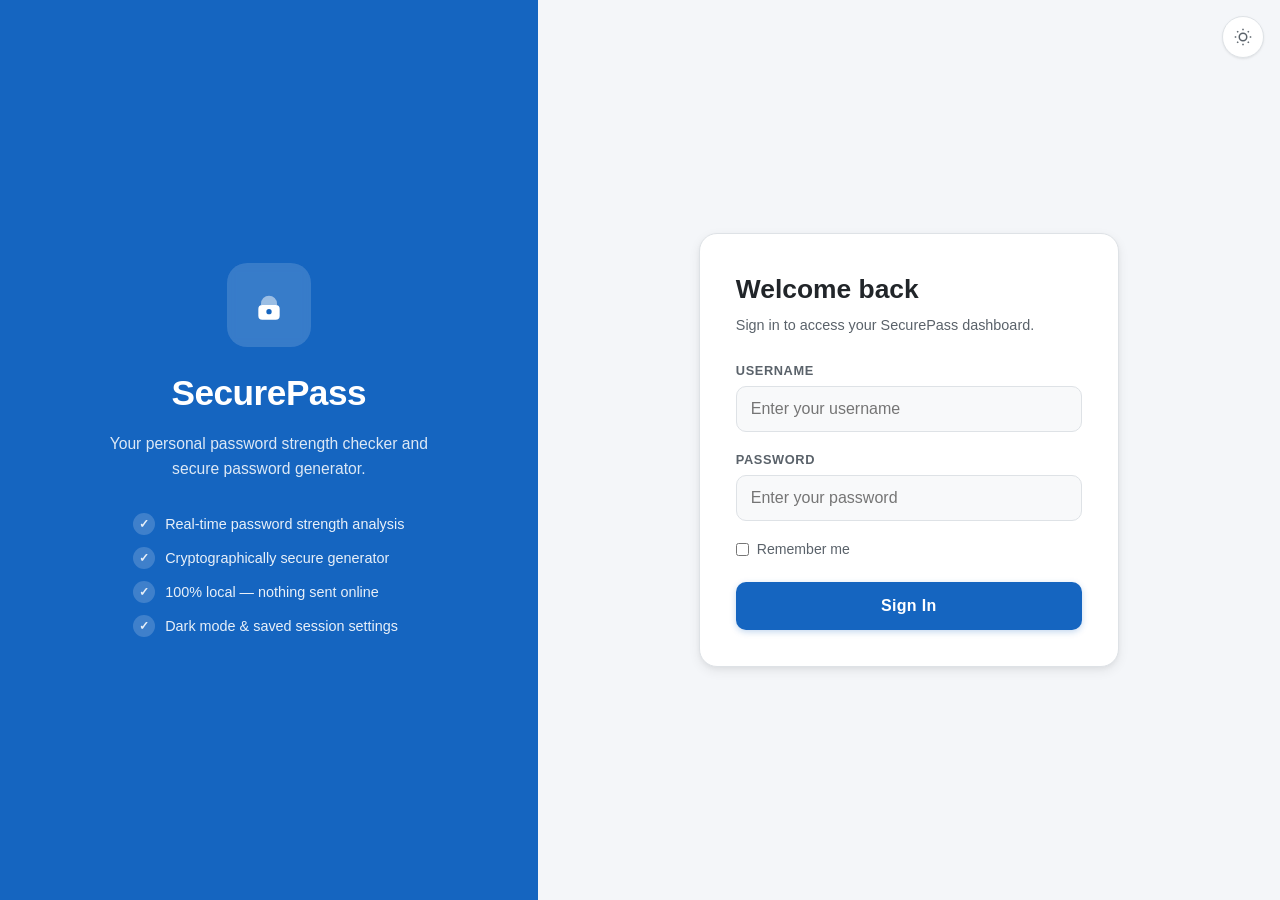
<file: index.html>
<!DOCTYPE html>
<html lang="en">
<head>
  <meta charset="UTF-8" />
  <meta name="viewport" content="width=device-width, initial-scale=1.0" />
  <meta name="description" content="Check password strength in real time. Full-width dashboard with entropy analysis and criteria inspection." />
  <title>SecurePass – Strength Checker Dashboard</title>
  <link rel="stylesheet" href="style.css" />
  <link rel="icon" type="image/svg+xml" href="favicon.svg" />
</head>
<body>

  <!-- Full-Width Navbar -->
  <header class="navbar">
    <div class="nav-container">
      <div class="nav-left">
        <button class="btn-menu" id="menuBtn" onclick="openSidebar()" aria-label="Open main menu">
          <svg viewBox="0 0 24 24" fill="none" stroke="currentColor" stroke-width="2">
            <line x1="3" y1="12" x2="21" y2="12"></line>
            <line x1="3" y1="6" x2="21" y2="6"></line>
            <line x1="3" y1="18" x2="21" y2="18"></line>
          </svg>
          <span>Main Menu</span>
        </button>

        <a href="index.html" class="brand">
          <div class="brand-icon">
            <svg viewBox="0 0 24 24" fill="none" stroke="currentColor" stroke-width="2">
              <rect x="3" y="11" width="18" height="11" rx="2" ry="2"></rect>
              <path d="M7 11V7a5 5 0 0 1 10 0v4"></path>
            </svg>
          </div>
          <span>SecurePass</span>
        </a>
      </div>

      <nav class="nav-tabs" aria-label="Main Navigation">
        <a href="index.html" class="nav-tab active">
          <svg width="16" height="16" viewBox="0 0 24 24" fill="none" stroke="currentColor" stroke-width="2">
            <path d="M12 22s8-4 8-10V5l-8-3-8 3v7c0 6 8 10 8 10z"/>
          </svg>
          <span>Checker</span>
        </a>
        <a href="generator.html" class="nav-tab">
          <svg width="16" height="16" viewBox="0 0 24 24" fill="none" stroke="currentColor" stroke-width="2">
            <circle cx="12" cy="12" r="3"/>
            <path d="M19.4 15a1.65 1.65 0 0 0 .33 1.82l.06.06a2 2 0 0 1-2.83 2.83l-.06-.06a1.65 1.65 0 0 0-1.82-.33 1.65 1.65 0 0 0-1 1.51V21a2 2 0 0 1-4 0v-.09A1.65 1.65 0 0 0 9 19.4a1.65 1.65 0 0 0-1.82.33l-.06.06a2 2 0 0 1-2.83-2.83l.06-.06A1.65 1.65 0 0 0 4.68 15a1.65 1.65 0 0 0-1.51-1H3a2 2 0 0 1 0-4h.09A1.65 1.65 0 0 0 4.6 9a1.65 1.65 0 0 0-.33-1.82l-.06-.06a2 2 0 0 1 2.83-2.83l.06.06A1.65 1.65 0 0 0 9 4.68a1.65 1.65 0 0 0 1-1.51V3a2 2 0 0 1 4 0v.09a1.65 1.65 0 0 0 1 1.51 1.65 1.65 0 0 0 1.82-.33l.06-.06a2 2 0 0 1 2.83 2.83l-.06.06A1.65 1.65 0 0 0 19.4 9a1.65 1.65 0 0 0 1.51 1H21a2 2 0 0 1 0 4h-.09a1.65 1.65 0 0 0-1.51 1z"/>
          </svg>
          <span>Generator</span>
        </a>
      </nav>

      <div class="nav-right">
        <div class="user-badge" id="topbarUserBadge" title="Signed-in user">
          <div class="user-badge-avatar" id="topbarAvatar">U</div>
          <span id="topbarUser">User</span>
        </div>

        <button class="theme-toggle-btn" id="themeToggleBtn" onclick="toggleTheme()" aria-label="Toggle light/dark theme" title="Toggle Light/Dark Mode">
          <svg id="topSun" viewBox="0 0 24 24" fill="none" stroke="currentColor" stroke-width="2">
            <circle cx="12" cy="12" r="5"></circle>
            <line x1="12" y1="1" x2="12" y2="3"></line>
            <line x1="12" y1="21" x2="12" y2="23"></line>
            <line x1="4.22" y1="4.22" x2="5.64" y2="5.64"></line>
            <line x1="18.36" y1="18.36" x2="19.78" y2="19.78"></line>
            <line x1="1" y1="12" x2="3" y2="12"></line>
            <line x1="21" y1="12" x2="23" y2="12"></line>
            <line x1="4.22" y1="19.78" x2="5.64" y2="18.36"></line>
            <line x1="18.36" y1="5.64" x2="19.78" y2="4.22"></line>
          </svg>
          <svg id="topMoon" viewBox="0 0 24 24" fill="currentColor" style="display:none">
            <path d="M21 12.79A9 9 0 1 1 11.21 3 7 7 0 0 0 21 12.79z"></path>
          </svg>
        </button>
      </div>
    </div>
  </header>

  <!-- Full-Screen Content Area -->
  <main class="app-wrapper">
    <div class="page-title-banner">
      <div>
        <h1>Password Strength Checker</h1>
        <p>Test passwords in real-time. Everything is processed locally on your device.</p>
      </div>
      <div>
        <a href="generator.html" class="btn btn-secondary">
          <svg viewBox="0 0 24 24" fill="none" stroke="currentColor" stroke-width="2">
            <polyline points="23 4 23 10 17 10"/>
            <path d="M20.49 15a9 9 0 1 1-2.12-9.36L23 10"/>
          </svg>
          Open Generator
        </a>
      </div>
    </div>

    <!-- Wide Dashboard Grid (fills wide screens) -->
    <div class="dashboard-grid">

      <!-- Left Column: Input + Meter + Analytics -->
      <section class="card">
        <div class="card-header-clean">
          <h2>
            <svg viewBox="0 0 24 24" fill="none" stroke="currentColor" stroke-width="2">
              <rect x="3" y="11" width="18" height="11" rx="2" ry="2"></rect>
              <path d="M7 11V7a5 5 0 0 1 10 0v4"></path>
            </svg>
            Enter Password to Analyze
          </h2>
        </div>

        <label class="field-label" for="password">Password Input</label>
        <div class="input-row">
          <input
            id="password"
            type="password"
            placeholder="Type or paste a password here…"
            autocomplete="new-password"
            spellcheck="false"
            aria-describedby="strengthLabel feedback"
          />
          <button class="btn-icon-square" id="toggleBtn" onclick="togglePassword()" type="button" aria-label="Show password" title="Toggle Visibility">
            <svg id="eyeOpen" viewBox="0 0 24 24" fill="none" stroke="currentColor" stroke-width="2">
              <path d="M1 12s4-8 11-8 11 8 11 8-4 8-11 8-11-8-11-8z"></path>
              <circle cx="12" cy="12" r="3"></circle>
            </svg>
            <svg id="eyeClosed" viewBox="0 0 24 24" fill="none" stroke="currentColor" stroke-width="2" style="display:none">
              <path d="M17.94 17.94A10.07 10.07 0 0 1 12 20c-7 0-11-8-11-8a18.45 18.45 0 0 1 5.06-5.94"></path>
              <path d="M9.9 4.24A9.12 9.12 0 0 1 12 4c7 0 11 8 11 8a18.5 18.5 0 0 1-2.16 3.19"></path>
              <line x1="1" y1="1" x2="23" y2="23"></line>
            </svg>
          </button>
        </div>

        <!-- Segmented Strength Meter -->
        <div class="meter-row" aria-label="Password strength meter">
          <div class="meter-segments" aria-hidden="true">
            <div class="seg" id="seg1"></div>
            <div class="seg" id="seg2"></div>
            <div class="seg" id="seg3"></div>
            <div class="seg" id="seg4"></div>
            <div class="seg" id="seg5"></div>
          </div>
          <span class="meter-label" id="strengthLabel">Not checked</span>
        </div>

        <!-- Stats Grid -->
        <div class="stats-grid">
          <div class="stat-card">
            <span class="val" id="entropyValue">—</span>
            <span class="desc">Bits of Entropy</span>
          </div>
          <div class="stat-card">
            <span class="val" id="lengthValue">—</span>
            <span class="desc">Length</span>
          </div>
          <div class="stat-card">
            <span class="val" id="crackValue">—</span>
            <span class="desc">Crack Time</span>
          </div>
        </div>

        <div class="feedback-box" id="feedbackBox" style="display:none">
          <p id="feedback"></p>
        </div>

        <div class="action-buttons">
          <button class="btn btn-primary" onclick="checkStrength(true)" type="button">
            <svg viewBox="0 0 24 24" fill="none" stroke="currentColor" stroke-width="2">
              <polyline points="20 6 9 17 4 12"></polyline>
            </svg>
            Analyze Strength
          </button>
          <button class="btn btn-secondary" onclick="clearChecker()" type="button">
            <svg viewBox="0 0 24 24" fill="none" stroke="currentColor" stroke-width="2">
              <line x1="18" y1="6" x2="6" y2="18"></line>
              <line x1="6" y1="6" x2="18" y2="18"></line>
            </svg>
            Clear Input
          </button>
        </div>
      </section>

      <!-- Right Column: Criteria Checklist & Security Tips -->
      <section class="card">
        <div class="card-header-clean">
          <h2>
            <svg viewBox="0 0 24 24" fill="none" stroke="currentColor" stroke-width="2">
              <polyline points="9 11 12 14 22 4"></polyline>
              <path d="M21 12v7a2 2 0 0 1-2 2H5a2 2 0 0 1-2-2V5a2 2 0 0 1 2-2h11"></path>
            </svg>
            Security Checklist
          </h2>
        </div>

        <ul class="checklist" id="criteriaList" aria-label="Criteria Checklist">
          <li class="check-item" id="crit-len8">
            <span class="check-circle"></span>
            <span>At least <strong>8 characters</strong></span>
          </li>
          <li class="check-item" id="crit-len12">
            <span class="check-circle"></span>
            <span>At least <strong>12 characters</strong> (recommended)</span>
          </li>
          <li class="check-item" id="crit-upper">
            <span class="check-circle"></span>
            <span>Uppercase letters (A–Z)</span>
          </li>
          <li class="check-item" id="crit-lower">
            <span class="check-circle"></span>
            <span>Lowercase letters (a–z)</span>
          </li>
          <li class="check-item" id="crit-digit">
            <span class="check-circle"></span>
            <span>Numbers (0–9)</span>
          </li>
          <li class="check-item" id="crit-symbol">
            <span class="check-circle"></span>
            <span>Special symbols (!@#$%^&amp;*)</span>
          </li>
        </ul>

        <div style="margin-top: 24px; padding-top: 18px; border-top: 1px solid var(--border-subtle);">
          <span class="field-label">Password Hygiene Tip</span>
          <p style="font-size:0.88rem; color:var(--text-muted); line-height: 1.6;">
            Never reuse passwords across financial, email, or social accounts. Even complex passwords become compromised if exposed in third-party data breaches.
          </p>
        </div>
      </section>

    </div>
  </main>

  <!-- Slide-out Drawer: Main Menu (Settings & Activity Logs) -->
  <div class="drawer-overlay" id="overlay" onclick="closeSidebar()"></div>

  <aside class="drawer-sidebar" id="sidebar" aria-label="Main Menu Drawer">
    <div class="drawer-header">
      <div class="drawer-title">
        <svg width="20" height="20" viewBox="0 0 24 24" fill="none" stroke="currentColor" stroke-width="2">
          <rect x="3" y="3" width="7" height="7"></rect>
          <rect x="14" y="3" width="7" height="7"></rect>
          <rect x="14" y="14" width="7" height="7"></rect>
          <rect x="3" y="14" width="7" height="7"></rect>
        </svg>
        <span>Main Menu</span>
      </div>
      <button class="btn-close-drawer" onclick="closeSidebar()" aria-label="Close menu">
        <svg viewBox="0 0 24 24" fill="none" stroke="currentColor" stroke-width="2">
          <line x1="18" y1="6" x2="6" y2="18"></line>
          <line x1="6" y1="6" x2="18" y2="18"></line>
        </svg>
      </button>
    </div>

    <div class="drawer-body">
      <!-- Profile -->
      <div>
        <div class="drawer-section-title">Current Session</div>
        <div class="profile-card">
          <div class="profile-avatar" id="sidebarAvatar">U</div>
          <div class="profile-info">
            <strong id="sidebarUser">Administrator</strong>
            <span id="sidebarLoginTime">Active session</span>
          </div>
        </div>
      </div>

      <!-- Settings -->
      <div>
        <div class="drawer-section-title">Settings &amp; Preferences</div>

        <div class="setting-row">
          <div class="setting-text">
            <strong>Dark Mode</strong>
            <span>Switch appearance theme</span>
          </div>
          <label class="switch">
            <input type="checkbox" id="themeSwitch" aria-label="Toggle dark mode">
            <span class="slider-toggle"></span>
          </label>
        </div>

        <div class="setting-row">
          <div class="setting-text">
            <strong>Auto Analyze</strong>
            <span>Check strength on keypress</span>
          </div>
          <label class="switch">
            <input type="checkbox" id="autoCheckSwitch" checked aria-label="Toggle auto check">
            <span class="slider-toggle"></span>
          </label>
        </div>
      </div>

      <!-- Logs -->
      <div>
        <div style="display:flex; justify-content:space-between; align-items:center; margin-bottom:10px;">
          <div class="drawer-section-title" style="margin-bottom:0;">Activity Logs</div>
          <button class="btn" style="padding:4px 8px; font-size:0.75rem;" onclick="clearLogs()">Clear</button>
        </div>
        <ul class="log-list" id="activityLog">
          <li class="log-empty">No activity recorded yet.</li>
        </ul>
      </div>
    </div>

    <div class="drawer-footer">
      <button class="btn-logout" onclick="logout()">
        <svg viewBox="0 0 24 24" fill="none" stroke="currentColor" stroke-width="2">
          <path d="M9 21H5a2 2 0 0 1-2-2V5a2 2 0 0 1 2-2h4"></path>
          <polyline points="16 17 21 12 16 7"></polyline>
          <line x1="21" y1="12" x2="9" y2="12"></line>
        </svg>
        <span>Sign Out</span>
      </button>
    </div>
  </aside>

  <!-- Notification Toast -->
  <div class="toast" id="toast" role="alert" aria-live="assertive" aria-atomic="true"></div>

  <script src="app.js"></script>
  <script src="checker.js"></script>
</body>
</html>
</file>
<file: style.css>
/* ===================================================
   SecurePass – Fully Responsive Web Application Stylesheet
   Adaptive design across mobile, tablet, laptop & desktop.
   Fluid sizing, auto-adjusting grid, touch optimization.
   Smooth transitions & interactive animations on all buttons,
   menus, drawer pop-ups and links.
   =================================================== */

/* ---------- Reset & Base ---------- */
*, *::before, *::after {
  box-sizing: border-box;
  margin: 0;
  padding: 0;
}

html {
  font-size: 16px;
  -webkit-text-size-adjust: 100%;
  scroll-behavior: smooth;
}

body {
  width: 100%;
  min-height: 100vh;
  min-height: 100dvh;
  font-family: var(--font);
  background: var(--bg);
  color: var(--text);
  line-height: 1.5;
  display: flex;
  flex-direction: column;
  overflow-x: hidden;
  transition: background-color 0.3s cubic-bezier(0.4, 0, 0.2, 1),
              color 0.3s cubic-bezier(0.4, 0, 0.2, 1);
}

/* ---------- Color Themes ---------- */
:root {
  /* Natural Human Light Palette */
  --bg: #F4F6F9;
  --bg-alt: #E9ECEF;
  --surface: #FFFFFF;
  --surface-alt: #F8F9FA;
  --border: #DEE2E6;
  --border-subtle: #ECEFF1;

  --text: #212529;
  --text-muted: #5A626A;
  --text-light: #8A929A;

  --blue: #1565C0;
  --blue-hover: #0D47A1;
  --blue-subtle: #E3F2FD;
  --blue-border: #BBDEFB;

  --green: #2E7D32;
  --green-hover: #1B5E20;
  --green-subtle: #E8F5E9;
  --green-border: #C8E6C9;

  --red: #C62828;
  --red-hover: #B71C1C;
  --red-subtle: #FFEBEE;
  --red-border: #FFCDD2;

  --amber: #E65100;
  --amber-subtle: #FFF3E0;
  --amber-border: #FFE0B2;

  --yellow: #FBC02D;

  --radius-sm: 6px;
  --radius-md: 10px;
  --radius-lg: 14px;
  --radius-xl: 18px;

  --shadow-sm: 0 1px 3px rgba(0,0,0,0.06), 0 1px 2px rgba(0,0,0,0.04);
  --shadow-md: 0 4px 12px rgba(0,0,0,0.07), 0 2px 4px rgba(0,0,0,0.04);
  --shadow-lg: 0 10px 28px rgba(0,0,0,0.1);

  /* Easing curves */
  --ease-spring: cubic-bezier(0.34, 1.56, 0.64, 1);
  --ease-smooth: cubic-bezier(0.4, 0, 0.2, 1);
  --ease-out: cubic-bezier(0.16, 1, 0.3, 1);

  --font: -apple-system, BlinkMacSystemFont, "Segoe UI", Roboto, Oxygen, Ubuntu, Cantarell, "Helvetica Neue", sans-serif;
  --mono: "SF Mono", Consolas, "Liberation Mono", Menlo, Courier, monospace;
}

[data-theme="dark"] {
  /* Natural Human Dark Palette - Slate/Charcoal */
  --bg: #12151B;
  --bg-alt: #1A1F28;
  --surface: #1E232E;
  --surface-alt: #262D3B;
  --border: #313A49;
  --border-subtle: #28303D;

  --text: #EAEFF5;
  --text-muted: #9DA7B5;
  --text-light: #6C7685;

  --blue: #2979FF;
  --blue-hover: #448AFF;
  --blue-subtle: #1C273C;
  --blue-border: #2A3B57;

  --green: #43A047;
  --green-hover: #4CAF50;
  --green-subtle: #1A2E20;
  --green-border: #24472D;

  --red: #E53935;
  --red-hover: #EF5350;
  --red-subtle: #361C1F;
  --red-border: #4D262B;

  --amber: #FB8C00;
  --amber-subtle: #382412;
  --amber-border: #4E341B;

  --yellow: #FDD835;

  --shadow-sm: 0 1px 3px rgba(0,0,0,0.25);
  --shadow-md: 0 4px 14px rgba(0,0,0,0.35);
  --shadow-lg: 0 10px 30px rgba(0,0,0,0.45);
}

/* ---------- Responsive Adaptive Navigation Bar ---------- */
.navbar {
  width: 100%;
  background: var(--surface);
  border-bottom: 1px solid var(--border);
  position: sticky;
  top: 0;
  z-index: 100;
  box-shadow: var(--shadow-sm);
  transition: background-color 0.3s var(--ease-smooth),
              border-color 0.3s var(--ease-smooth),
              box-shadow 0.3s var(--ease-smooth);
}

.nav-container {
  width: 100%;
  max-width: 1540px;
  margin: 0 auto;
  padding: 0 clamp(12px, 3vw, 28px);
  min-height: 60px;
  display: flex;
  align-items: center;
  justify-content: space-between;
  gap: 12px;
}

.nav-left {
  display: flex;
  align-items: center;
  gap: clamp(8px, 1.5vw, 16px);
  flex-shrink: 0;
}

/* Main Menu Button (Pop-up Drawer Trigger) */
.btn-menu {
  display: inline-flex;
  align-items: center;
  gap: 8px;
  padding: 8px 14px;
  min-height: 40px;
  background: var(--surface-alt);
  border: 1.5px solid var(--border);
  border-radius: var(--radius-md);
  color: var(--text);
  font-size: 0.88rem;
  font-weight: 600;
  cursor: pointer;
  user-select: none;
  transition: background-color 0.22s var(--ease-smooth),
              border-color 0.22s var(--ease-smooth),
              color 0.22s var(--ease-smooth),
              transform 0.2s var(--ease-spring),
              box-shadow 0.22s var(--ease-smooth);
}
.btn-menu:hover {
  background: var(--blue-subtle);
  border-color: var(--blue-border);
  color: var(--blue);
  transform: translateY(-1.5px);
  box-shadow: 0 3px 8px rgba(21, 101, 192, 0.15);
}
.btn-menu:active {
  transform: translateY(0) scale(0.96);
  box-shadow: none;
}
.btn-menu svg {
  width: 18px;
  height: 18px;
  flex-shrink: 0;
  transition: transform 0.25s var(--ease-spring);
}
.btn-menu:hover svg {
  transform: rotate(90deg);
}

.brand {
  display: flex;
  align-items: center;
  gap: 8px;
  text-decoration: none;
  color: var(--text);
  font-weight: 800;
  font-size: clamp(1rem, 2vw, 1.15rem);
  letter-spacing: -0.3px;
  transition: opacity 0.2s var(--ease-smooth), transform 0.2s var(--ease-spring);
}
.brand:hover {
  opacity: 0.92;
  transform: scale(1.02);
}
.brand:active {
  transform: scale(0.98);
}
.brand-icon {
  width: 32px;
  height: 32px;
  display: flex;
  align-items: center;
  justify-content: center;
  border-radius: 8px;
  background: var(--blue);
  color: #fff;
  flex-shrink: 0;
  transition: transform 0.25s var(--ease-spring), box-shadow 0.25s var(--ease-smooth);
}
.brand:hover .brand-icon {
  transform: rotate(-6deg) scale(1.06);
  box-shadow: 0 4px 10px rgba(21, 101, 192, 0.3);
}
.brand-icon svg { width: 18px; height: 18px; stroke: #fff; }

/* Page Switch Tabs (Checker & Generator) */
.nav-tabs {
  display: flex;
  align-items: center;
  gap: 4px;
  background: var(--surface-alt);
  padding: 4px;
  border-radius: var(--radius-md);
  border: 1px solid var(--border);
  flex-shrink: 0;
  transition: background-color 0.25s var(--ease-smooth), border-color 0.25s var(--ease-smooth);
}

.nav-tab {
  display: inline-flex;
  align-items: center;
  gap: 6px;
  padding: 6px 14px;
  min-height: 34px;
  font-size: 0.86rem;
  font-weight: 600;
  text-decoration: none;
  color: var(--text-muted);
  border-radius: var(--radius-sm);
  white-space: nowrap;
  transition: background-color 0.22s var(--ease-smooth),
              color 0.22s var(--ease-smooth),
              transform 0.2s var(--ease-spring),
              box-shadow 0.22s var(--ease-smooth);
}
.nav-tab:hover {
  color: var(--text);
  background: rgba(0, 0, 0, 0.04);
  transform: translateY(-1px);
}
[data-theme="dark"] .nav-tab:hover {
  background: rgba(255, 255, 255, 0.06);
}
.nav-tab:active {
  transform: scale(0.96);
}
.nav-tab.active {
  background: var(--surface);
  color: var(--blue);
  box-shadow: var(--shadow-sm);
  transform: none;
}
.nav-tab svg {
  transition: transform 0.2s var(--ease-spring);
}
.nav-tab:hover svg {
  transform: scale(1.15);
}

.nav-right {
  display: flex;
  align-items: center;
  gap: clamp(6px, 1.5vw, 12px);
  flex-shrink: 0;
}

.user-badge {
  display: inline-flex;
  align-items: center;
  gap: 8px;
  padding: 5px 12px;
  min-height: 38px;
  background: var(--surface-alt);
  border: 1px solid var(--border);
  border-radius: var(--radius-md);
  font-size: 0.84rem;
  font-weight: 600;
  color: var(--text);
  white-space: nowrap;
  transition: all 0.2s var(--ease-smooth);
}
.user-badge:hover {
  border-color: var(--blue-border);
  box-shadow: 0 2px 6px rgba(0,0,0,0.04);
}
.user-badge-avatar {
  width: 24px;
  height: 24px;
  border-radius: 50%;
  background: var(--blue);
  color: #fff;
  display: flex;
  align-items: center;
  justify-content: center;
  font-size: 0.72rem;
  font-weight: 700;
  text-transform: uppercase;
  flex-shrink: 0;
  transition: transform 0.2s var(--ease-spring);
}
.user-badge:hover .user-badge-avatar {
  transform: scale(1.12);
}

/* Light / Dark Mode Toggle Button */
.theme-toggle-btn {
  width: 40px;
  height: 40px;
  display: flex;
  align-items: center;
  justify-content: center;
  border-radius: var(--radius-md);
  background: var(--surface-alt);
  border: 1.5px solid var(--border);
  color: var(--text-muted);
  cursor: pointer;
  flex-shrink: 0;
  transition: background-color 0.25s var(--ease-smooth),
              border-color 0.25s var(--ease-smooth),
              color 0.25s var(--ease-smooth),
              transform 0.28s var(--ease-spring),
              box-shadow 0.25s var(--ease-smooth);
}
.theme-toggle-btn:hover {
  background: var(--blue-subtle);
  border-color: var(--blue-border);
  color: var(--blue);
  transform: rotate(20deg) scale(1.08);
  box-shadow: 0 3px 8px rgba(21, 101, 192, 0.18);
}
.theme-toggle-btn:active {
  transform: rotate(-15deg) scale(0.92);
}
.theme-toggle-btn svg {
  width: 18px;
  height: 18px;
  transition: transform 0.3s var(--ease-spring);
}

/* ---------- Fluid Responsive Layout Wrapper ---------- */
.app-wrapper {
  width: 100%;
  max-width: 1540px;
  margin: 0 auto;
  padding: clamp(16px, 3vw, 28px) clamp(12px, 3vw, 28px) clamp(28px, 5vw, 56px);
  flex: 1;
  animation: fadeIn 0.35s var(--ease-smooth);
}

@keyframes fadeIn {
  from { opacity: 0; transform: translateY(6px); }
  to { opacity: 1; transform: translateY(0); }
}

.page-title-banner {
  margin-bottom: clamp(16px, 2.5vw, 24px);
  display: flex;
  align-items: center;
  justify-content: space-between;
  flex-wrap: wrap;
  gap: 12px;
}
.page-title-banner h1 {
  font-size: clamp(1.35rem, 3vw, 1.75rem);
  font-weight: 800;
  color: var(--text);
  letter-spacing: -0.4px;
  line-height: 1.25;
}
.page-title-banner p {
  color: var(--text-muted);
  font-size: clamp(0.85rem, 1.5vw, 0.95rem);
  margin-top: 4px;
}

/* Fluid Auto-Adapting Grids */
.dashboard-grid {
  display: grid;
  grid-template-columns: minmax(0, 1.35fr) minmax(0, 1fr);
  gap: clamp(16px, 2vw, 24px);
  align-items: start;
}

.generator-grid {
  display: grid;
  grid-template-columns: minmax(0, 1fr) minmax(0, 1.25fr);
  gap: clamp(16px, 2vw, 24px);
  align-items: start;
}

.card {
  background: var(--surface);
  border: 1px solid var(--border);
  border-radius: var(--radius-xl);
  padding: clamp(18px, 2.5vw, 28px);
  box-shadow: var(--shadow-sm);
  transition: background-color 0.3s var(--ease-smooth),
              border-color 0.3s var(--ease-smooth),
              box-shadow 0.3s var(--ease-smooth),
              transform 0.3s var(--ease-smooth);
  min-width: 0;
}
.card:hover {
  box-shadow: var(--shadow-md);
}

.card-header-clean {
  display: flex;
  align-items: center;
  justify-content: space-between;
  gap: 12px;
  margin-bottom: clamp(14px, 2vw, 20px);
  padding-bottom: 12px;
  border-bottom: 1px solid var(--border-subtle);
  flex-wrap: wrap;
}
.card-header-clean h2 {
  font-size: clamp(0.95rem, 1.8vw, 1.08rem);
  font-weight: 700;
  color: var(--text);
  display: flex;
  align-items: center;
  gap: 8px;
}
.card-header-clean h2 svg {
  width: 18px;
  height: 18px;
  stroke: var(--blue);
  flex-shrink: 0;
  transition: transform 0.25s var(--ease-spring);
}
.card:hover .card-header-clean h2 svg {
  transform: rotate(-8deg) scale(1.12);
}

/* ---------- Inputs & Groups ---------- */
.field-label {
  display: block;
  font-size: 0.78rem;
  font-weight: 700;
  color: var(--text-muted);
  text-transform: uppercase;
  letter-spacing: 0.6px;
  margin-bottom: 8px;
}

.input-row {
  display: flex;
  gap: 10px;
  align-items: stretch;
}

input[type="password"],
input[type="text"] {
  width: 100%;
  flex: 1;
  min-width: 0;
  padding: 12px 14px;
  min-height: 46px;
  border: 1.5px solid var(--border);
  border-radius: var(--radius-md);
  font-size: 1rem;
  font-family: var(--font);
  background: var(--surface-alt);
  color: var(--text);
  outline: none;
  transition: border-color 0.22s var(--ease-smooth),
              box-shadow 0.22s var(--ease-smooth),
              background-color 0.22s var(--ease-smooth);
}
input[type="password"]:focus,
input[type="text"]:focus {
  border-color: var(--blue);
  background: var(--surface);
  box-shadow: 0 0 0 3px var(--blue-subtle);
}

input[readonly] {
  font-family: var(--mono);
  font-size: 0.95rem;
  cursor: default;
}

/* Action Icon Buttons (Visibility Eye, Copy, Delete) */
.btn-icon-square {
  width: 48px;
  height: 48px;
  flex-shrink: 0;
  background: var(--surface-alt);
  border: 1.5px solid var(--border);
  border-radius: var(--radius-md);
  color: var(--text-muted);
  cursor: pointer;
  display: flex;
  align-items: center;
  justify-content: center;
  transition: background-color 0.22s var(--ease-smooth),
              border-color 0.22s var(--ease-smooth),
              color 0.22s var(--ease-smooth),
              transform 0.22s var(--ease-spring),
              box-shadow 0.22s var(--ease-smooth);
}
.btn-icon-square:hover {
  background: var(--blue-subtle);
  border-color: var(--blue-border);
  color: var(--blue);
  transform: translateY(-2px);
  box-shadow: 0 3px 8px rgba(21, 101, 192, 0.15);
}
.btn-icon-square:active {
  transform: translateY(0) scale(0.93);
  box-shadow: none;
}
.btn-icon-square svg {
  width: 18px;
  height: 18px;
  transition: transform 0.2s var(--ease-spring);
}
.btn-icon-square:hover svg {
  transform: scale(1.15);
}

/* ---------- Segmented Strength Meter ---------- */
.meter-row {
  display: flex;
  align-items: center;
  gap: 12px;
  margin: 16px 0 12px;
  flex-wrap: wrap;
}
.meter-segments {
  display: flex;
  gap: 6px;
  flex: 1;
  min-width: 160px;
}
.seg {
  flex: 1;
  height: 8px;
  border-radius: 4px;
  background: var(--border);
  transition: background-color 0.35s var(--ease-smooth), transform 0.2s var(--ease-smooth);
}
.meter-label {
  font-size: 0.85rem;
  font-weight: 700;
  min-width: 80px;
  text-align: right;
  color: var(--text-muted);
  transition: color 0.3s var(--ease-smooth);
}

/* ---------- Stat Cards Grid ---------- */
.stats-grid {
  display: grid;
  grid-template-columns: repeat(3, minmax(0, 1fr));
  gap: clamp(8px, 1.5vw, 12px);
  margin: 18px 0;
}
.stat-card {
  background: var(--surface-alt);
  border: 1px solid var(--border);
  border-radius: var(--radius-md);
  padding: clamp(10px, 1.5vw, 14px) clamp(8px, 1vw, 12px);
  text-align: center;
  display: flex;
  flex-direction: column;
  gap: 4px;
  min-width: 0;
  transition: transform 0.22s var(--ease-spring),
              border-color 0.22s var(--ease-smooth),
              box-shadow 0.22s var(--ease-smooth);
}
.stat-card:hover {
  transform: translateY(-2px);
  border-color: var(--blue-border);
  box-shadow: var(--shadow-sm);
}
.stat-card .val {
  font-size: clamp(1.1rem, 2vw, 1.35rem);
  font-weight: 800;
  color: var(--blue);
  line-height: 1.1;
  overflow: hidden;
  text-overflow: ellipsis;
  white-space: nowrap;
}
.stat-card .desc {
  font-size: 0.72rem;
  text-transform: uppercase;
  color: var(--text-light);
  letter-spacing: 0.5px;
  font-weight: 600;
}

/* ---------- Checklist ---------- */
.checklist {
  list-style: none;
  display: flex;
  flex-direction: column;
  gap: 10px;
}
.check-item {
  display: flex;
  align-items: center;
  gap: 12px;
  font-size: clamp(0.85rem, 1.5vw, 0.92rem);
  color: var(--text-muted);
  transition: color 0.25s var(--ease-smooth), transform 0.2s var(--ease-smooth);
}
.check-circle {
  width: 22px;
  height: 22px;
  border-radius: 50%;
  border: 2px solid var(--border);
  flex-shrink: 0;
  display: flex;
  align-items: center;
  justify-content: center;
  background: var(--surface);
  transition: background-color 0.28s var(--ease-smooth),
              border-color 0.28s var(--ease-smooth),
              transform 0.25s var(--ease-spring);
}
.check-item.pass { color: var(--green); }
.check-item.pass .check-circle {
  background: var(--green);
  border-color: var(--green);
  transform: scale(1.08);
}
.check-item.pass .check-circle::after {
  content: '';
  width: 5px;
  height: 9px;
  border: 2px solid #fff;
  border-top: none;
  border-left: none;
  transform: rotate(45deg) translateY(-1px);
  animation: checkPop 0.25s var(--ease-spring);
}
@keyframes checkPop {
  0% { transform: scale(0) rotate(45deg); opacity: 0; }
  100% { transform: scale(1) rotate(45deg); opacity: 1; }
}
.check-item.fail { color: var(--red); }
.check-item.fail .check-circle {
  background: var(--red);
  border-color: var(--red);
  transform: scale(1.04);
}
.check-item.fail .check-circle::after {
  content: '✕';
  color: #fff;
  font-size: 11px;
  font-weight: 800;
  animation: checkPop 0.25s var(--ease-spring);
}

/* Feedback box */
.feedback-box {
  background: var(--amber-subtle);
  border: 1px solid var(--amber-border);
  border-left: 4px solid var(--amber);
  color: var(--amber);
  border-radius: var(--radius-md);
  padding: 12px 16px;
  margin-top: 18px;
  font-size: 0.88rem;
  line-height: 1.5;
  transition: all 0.3s var(--ease-smooth);
}
.feedback-box.good {
  background: var(--green-subtle);
  border-color: var(--green-border);
  border-left-color: var(--green);
  color: var(--green);
}

/* ===================================================
   SMOOTH TASK BUTTONS & PAGE NAVIGATION ACTIONS
   =================================================== */
.action-buttons {
  display: flex;
  gap: 10px;
  flex-wrap: wrap;
  margin-top: 20px;
}

.btn {
  display: inline-flex;
  align-items: center;
  justify-content: center;
  gap: 8px;
  padding: 11px 20px;
  min-height: 44px; /* Optimal touch target */
  border-radius: var(--radius-md);
  font-size: 0.9rem;
  font-weight: 600;
  font-family: var(--font);
  border: 1.5px solid transparent;
  cursor: pointer;
  text-decoration: none;
  white-space: nowrap;
  user-select: none;
  position: relative;
  overflow: hidden;
  transition: background-color 0.24s var(--ease-smooth),
              border-color 0.24s var(--ease-smooth),
              color 0.24s var(--ease-smooth),
              transform 0.22s var(--ease-spring),
              box-shadow 0.24s var(--ease-smooth);
}
.btn:active {
  transform: translateY(1px) scale(0.97);
  box-shadow: none !important;
}
.btn svg {
  width: 16px;
  height: 16px;
  flex-shrink: 0;
  transition: transform 0.22s var(--ease-spring);
}
.btn:hover svg {
  transform: scale(1.18);
}

/* Primary Action Button (Analyze, Generate, etc.) */
.btn-primary {
  background: var(--blue);
  color: #fff;
  border-color: var(--blue);
  box-shadow: 0 2px 6px rgba(21, 101, 192, 0.2);
}
.btn-primary:hover {
  background: var(--blue-hover);
  border-color: var(--blue-hover);
  transform: translateY(-2px);
  box-shadow: 0 6px 16px rgba(21, 101, 192, 0.35);
}

/* Green Action Button */
.btn-green {
  background: var(--green);
  color: #fff;
  border-color: var(--green);
  box-shadow: 0 2px 6px rgba(46, 125, 50, 0.2);
}
.btn-green:hover {
  background: var(--green-hover);
  border-color: var(--green-hover);
  transform: translateY(-2px);
  box-shadow: 0 6px 16px rgba(46, 125, 50, 0.35);
}

/* Secondary / Page-Opening Button */
.btn-secondary {
  background: var(--surface-alt);
  border-color: var(--border);
  color: var(--text);
  box-shadow: 0 1px 3px rgba(0,0,0,0.04);
}
.btn-secondary:hover {
  background: var(--surface);
  border-color: var(--blue-border);
  color: var(--blue);
  transform: translateY(-2px);
  box-shadow: 0 4px 12px rgba(0,0,0,0.08);
}

/* ---------- Generator Specific Styles ---------- */
.slider-control {
  margin-bottom: 20px;
}
.slider-header {
  display: flex;
  justify-content: space-between;
  align-items: center;
  margin-bottom: 10px;
}
.len-value-badge {
  background: var(--blue);
  color: #fff;
  font-weight: 700;
  font-size: 0.85rem;
  padding: 2px 10px;
  border-radius: 20px;
  transition: transform 0.2s var(--ease-spring), background-color 0.2s var(--ease-smooth);
}
.range-slider {
  width: 100%;
  -webkit-appearance: none;
  appearance: none;
  height: 8px;
  border-radius: 4px;
  background: var(--border);
  outline: none;
  cursor: pointer;
  transition: background 0.25s var(--ease-smooth);
}
.range-slider::-webkit-slider-thumb {
  -webkit-appearance: none;
  width: 24px;
  height: 24px;
  border-radius: 50%;
  background: var(--blue);
  border: 3px solid var(--surface);
  box-shadow: 0 0 0 2px var(--blue);
  cursor: pointer;
  transition: transform 0.22s var(--ease-spring), box-shadow 0.22s var(--ease-smooth);
}
.range-slider::-webkit-slider-thumb:hover {
  transform: scale(1.22);
  box-shadow: 0 0 0 4px var(--blue-subtle);
}
.range-slider::-moz-range-thumb {
  width: 24px;
  height: 24px;
  border-radius: 50%;
  background: var(--blue);
  border: 3px solid var(--surface);
  box-shadow: 0 0 0 2px var(--blue);
  cursor: pointer;
  transition: transform 0.22s var(--ease-spring);
}
.range-slider::-moz-range-thumb:hover {
  transform: scale(1.22);
}
.range-bounds {
  display: flex;
  justify-content: space-between;
  font-size: 0.75rem;
  color: var(--text-light);
  margin-top: 4px;
}

.options-fieldset {
  border: 1px solid var(--border);
  border-radius: var(--radius-md);
  padding: 14px 16px;
  margin-bottom: 16px;
  transition: border-color 0.25s var(--ease-smooth);
}
.options-fieldset legend {
  font-size: 0.78rem;
  font-weight: 700;
  color: var(--text-muted);
  text-transform: uppercase;
  letter-spacing: 0.5px;
  padding: 0 6px;
}
.options-grid {
  display: grid;
  grid-template-columns: repeat(auto-fit, minmax(140px, 1fr));
  gap: 10px 16px;
  margin-top: 6px;
}
.checkbox-item {
  display: flex;
  align-items: center;
  gap: 10px;
  cursor: pointer;
  font-size: 0.9rem;
  color: var(--text);
  min-height: 32px;
  user-select: none;
  transition: color 0.2s var(--ease-smooth);
}
.checkbox-item:hover {
  color: var(--blue);
}
.checkbox-item input { display: none; }
.checkbox-box {
  width: 20px;
  height: 20px;
  border: 2px solid var(--border);
  border-radius: 4px;
  background: var(--surface);
  position: relative;
  transition: background-color 0.22s var(--ease-smooth),
              border-color 0.22s var(--ease-smooth),
              transform 0.2s var(--ease-spring);
  flex-shrink: 0;
}
.checkbox-item:hover .checkbox-box {
  border-color: var(--blue-border);
  transform: scale(1.08);
}
.checkbox-item input:checked + .checkbox-box {
  background: var(--blue);
  border-color: var(--blue);
}
.checkbox-item input:checked + .checkbox-box::after {
  content: '';
  position: absolute;
  left: 5px;
  top: 2px;
  width: 5px;
  height: 9px;
  border: 2px solid #fff;
  border-top: none;
  border-left: none;
  transform: rotate(45deg);
  animation: checkPop 0.22s var(--ease-spring);
}
.checkbox-item em {
  font-style: normal;
  color: var(--text-light);
  font-size: 0.82rem;
}

/* History List */
.history-list {
  list-style: none;
  display: flex;
  flex-direction: column;
  gap: 8px;
  margin-top: 12px;
  max-height: 380px;
  overflow-y: auto;
}
.history-entry {
  display: flex;
  align-items: center;
  gap: 10px;
  padding: 10px 12px;
  background: var(--surface-alt);
  border: 1px solid var(--border);
  border-radius: var(--radius-md);
  font-size: 0.88rem;
  transition: transform 0.2s var(--ease-spring),
              background-color 0.2s var(--ease-smooth),
              border-color 0.2s var(--ease-smooth);
}
.history-entry:hover {
  transform: translateX(4px);
  background: var(--surface);
  border-color: var(--blue-border);
}
.history-entry .pw {
  flex: 1;
  font-family: var(--mono);
  overflow: hidden;
  text-overflow: ellipsis;
  white-space: nowrap;
}
.badge {
  font-size: 0.72rem;
  font-weight: 700;
  padding: 3px 8px;
  border-radius: 20px;
  text-transform: uppercase;
  flex-shrink: 0;
  transition: transform 0.2s var(--ease-spring);
}
.badge-weak   { background: var(--red-subtle); color: var(--red); }
.badge-fair   { background: var(--amber-subtle); color: var(--amber); }
.badge-medium { background: var(--amber-subtle); color: var(--yellow); }
.badge-strong { background: var(--green-subtle); color: var(--green); }
.badge-vstrong{ background: var(--green-subtle); color: var(--green); }

/* ===================================================
   SMOOTH POP-UP DRAWER (MAIN MENU, SETTINGS & LOGS)
   =================================================== */
.drawer-overlay {
  position: fixed;
  inset: 0;
  background: rgba(0, 0, 0, 0.45);
  backdrop-filter: blur(4px);
  z-index: 200;
  opacity: 0;
  pointer-events: none;
  transition: opacity 0.32s var(--ease-smooth),
              backdrop-filter 0.32s var(--ease-smooth);
}
.drawer-overlay.show {
  opacity: 1;
  pointer-events: auto;
}

.drawer-sidebar {
  position: fixed;
  top: 0;
  left: 0;
  bottom: 0;
  width: 380px;
  max-width: 88vw;
  background: var(--surface);
  border-right: 1px solid var(--border);
  z-index: 210;
  transform: translateX(-100%);
  transition: transform 0.35s var(--ease-out),
              box-shadow 0.35s var(--ease-smooth);
  display: flex;
  flex-direction: column;
  box-shadow: var(--shadow-lg);
}
.drawer-sidebar.open {
  transform: translateX(0);
}

.drawer-header {
  padding: 18px 20px;
  border-bottom: 1px solid var(--border);
  display: flex;
  align-items: center;
  justify-content: space-between;
}
.drawer-title {
  display: flex;
  align-items: center;
  gap: 10px;
  font-size: 1.05rem;
  font-weight: 800;
  color: var(--text);
}
.btn-close-drawer {
  background: none;
  border: none;
  cursor: pointer;
  color: var(--text-muted);
  width: 36px;
  height: 36px;
  border-radius: 6px;
  display: flex;
  align-items: center;
  justify-content: center;
  transition: background-color 0.2s var(--ease-smooth),
              color 0.2s var(--ease-smooth),
              transform 0.25s var(--ease-spring);
}
.btn-close-drawer:hover {
  background: var(--surface-alt);
  color: var(--text);
  transform: rotate(90deg) scale(1.1);
}
.btn-close-drawer:active {
  transform: rotate(90deg) scale(0.9);
}
.btn-close-drawer svg { width: 20px; height: 20px; }

.drawer-body {
  padding: 20px;
  flex: 1;
  overflow-y: auto;
  display: flex;
  flex-direction: column;
  gap: 20px;
}

.drawer-section-title {
  font-size: 0.78rem;
  font-weight: 800;
  text-transform: uppercase;
  color: var(--text-light);
  letter-spacing: 0.6px;
  margin-bottom: 10px;
}

.profile-card {
  display: flex;
  align-items: center;
  gap: 14px;
  padding: 12px 14px;
  background: var(--surface-alt);
  border: 1px solid var(--border);
  border-radius: var(--radius-md);
  transition: transform 0.2s var(--ease-spring), box-shadow 0.2s var(--ease-smooth);
}
.profile-card:hover {
  transform: translateY(-1px);
  box-shadow: var(--shadow-sm);
}
.profile-avatar {
  width: 42px;
  height: 42px;
  border-radius: 50%;
  background: var(--blue);
  color: #fff;
  display: flex;
  align-items: center;
  justify-content: center;
  font-weight: 800;
  font-size: 1.05rem;
  flex-shrink: 0;
  transition: transform 0.25s var(--ease-spring);
}
.profile-card:hover .profile-avatar {
  transform: scale(1.1);
}
.profile-info strong {
  display: block;
  font-size: 0.95rem;
  color: var(--text);
}
.profile-info span {
  font-size: 0.78rem;
  color: var(--text-muted);
}

/* Settings toggles */
.setting-row {
  display: flex;
  align-items: center;
  justify-content: space-between;
  padding: 12px 14px;
  background: var(--surface-alt);
  border: 1px solid var(--border);
  border-radius: var(--radius-md);
  margin-bottom: 8px;
  gap: 12px;
  transition: background-color 0.2s var(--ease-smooth), border-color 0.2s var(--ease-smooth);
}
.setting-row:hover {
  border-color: var(--blue-border);
}
.setting-text strong {
  display: block;
  font-size: 0.9rem;
  color: var(--text);
}
.setting-text span {
  font-size: 0.78rem;
  color: var(--text-muted);
}

/* Smooth Interactive Toggle Switch */
.switch {
  position: relative;
  display: inline-block;
  width: 46px;
  height: 26px;
  flex-shrink: 0;
}
.switch input { opacity: 0; width: 0; height: 0; }
.slider-toggle {
  position: absolute;
  cursor: pointer;
  inset: 0;
  background: var(--border);
  border-radius: 34px;
  transition: background-color 0.28s var(--ease-smooth),
              box-shadow 0.28s var(--ease-smooth);
}
.slider-toggle:before {
  position: absolute;
  content: "";
  height: 20px;
  width: 20px;
  left: 3px;
  bottom: 3px;
  background: white;
  border-radius: 50%;
  box-shadow: 0 1px 3px rgba(0,0,0,0.2);
  transition: transform 0.28s var(--ease-spring),
              background-color 0.28s var(--ease-smooth);
}
.switch input:checked + .slider-toggle {
  background: var(--blue);
  box-shadow: 0 0 8px rgba(21, 101, 192, 0.4);
}
.switch input:checked + .slider-toggle:before {
  transform: translateX(20px);
}

/* Activity Logs List */
.log-list {
  list-style: none;
  display: flex;
  flex-direction: column;
  gap: 8px;
}
.log-item {
  display: flex;
  align-items: center;
  gap: 10px;
  padding: 8px 10px;
  background: var(--surface-alt);
  border: 1px solid var(--border-subtle);
  border-radius: var(--radius-sm);
  font-size: 0.82rem;
  transition: transform 0.2s var(--ease-spring),
              background-color 0.2s var(--ease-smooth);
}
.log-item:hover {
  transform: translateX(3px);
  background: var(--surface);
}
.log-dot {
  width: 7px;
  height: 7px;
  border-radius: 50%;
  background: var(--blue);
  flex-shrink: 0;
  transition: transform 0.2s var(--ease-spring);
}
.log-item:hover .log-dot {
  transform: scale(1.5);
}
.log-action {
  flex: 1;
  color: var(--text);
  overflow: hidden;
  text-overflow: ellipsis;
  white-space: nowrap;
}
.log-time {
  color: var(--text-light);
  font-size: 0.75rem;
  flex-shrink: 0;
}
.log-empty {
  font-size: 0.85rem;
  color: var(--text-light);
  text-align: center;
  padding: 12px 0;
}

.drawer-footer {
  padding: 16px 20px;
  border-top: 1px solid var(--border);
}
.btn-logout {
  width: 100%;
  padding: 11px;
  background: var(--red-subtle);
  border: 1.5px solid var(--red-border);
  color: var(--red);
  font-weight: 700;
  border-radius: var(--radius-md);
  cursor: pointer;
  font-size: 0.9rem;
  display: flex;
  align-items: center;
  justify-content: center;
  gap: 8px;
  min-height: 44px;
  transition: background-color 0.22s var(--ease-smooth),
              color 0.22s var(--ease-smooth),
              border-color 0.22s var(--ease-smooth),
              transform 0.22s var(--ease-spring),
              box-shadow 0.22s var(--ease-smooth);
}
.btn-logout:hover {
  background: var(--red);
  border-color: var(--red);
  color: #fff;
  transform: translateY(-2px);
  box-shadow: 0 4px 12px rgba(198, 40, 40, 0.3);
}
.btn-logout:active {
  transform: translateY(0) scale(0.97);
}
.btn-logout svg {
  width: 16px;
  height: 16px;
  transition: transform 0.2s var(--ease-spring);
}
.btn-logout:hover svg {
  transform: translateX(3px);
}

/* ---------- Toast Notification Pop-up ---------- */
.toast {
  position: fixed;
  bottom: 24px;
  right: 24px;
  background: var(--text);
  color: var(--surface);
  padding: 12px 20px;
  border-radius: var(--radius-md);
  font-size: 0.88rem;
  font-weight: 600;
  box-shadow: var(--shadow-lg);
  opacity: 0;
  transform: translateY(40px) scale(0.95);
  transition: opacity 0.3s var(--ease-smooth),
              transform 0.35s var(--ease-spring);
  pointer-events: none;
  z-index: 999;
  max-width: calc(100vw - 48px);
}
.toast.show {
  opacity: 1;
  transform: translateY(0) scale(1);
}

/* ===================================================
   RESPONSIVE BREAKPOINTS (Desktop, Tablet, Mobile)
   =================================================== */

/* ---------- Tablet & Medium Screens (<= 992px) ---------- */
@media (max-width: 992px) {
  .dashboard-grid,
  .generator-grid {
    grid-template-columns: 1fr;
    gap: 20px;
  }

  .nav-container {
    padding: 0 16px;
  }

  .app-wrapper {
    padding: 20px 16px 40px;
  }
}

/* ---------- Small Tablet & Phablet (<= 768px) ---------- */
@media (max-width: 768px) {
  .nav-container {
    height: auto;
    padding: 10px 14px;
    flex-wrap: wrap;
    gap: 10px;
  }

  .nav-left {
    order: 1;
  }

  .nav-right {
    order: 2;
  }

  .nav-tabs {
    order: 3;
    width: 100%;
    justify-content: stretch;
  }

  .nav-tab {
    flex: 1;
    justify-content: center;
  }

  .page-title-banner {
    flex-direction: column;
    align-items: flex-start;
  }

  .page-title-banner .btn {
    width: 100%;
  }

  .card {
    padding: 18px 16px;
  }
}

/* ---------- Mobile Phones (<= 520px) ---------- */
@media (max-width: 520px) {
  .btn-menu span {
    display: none;
  }

  .btn-menu {
    padding: 8px 10px;
  }

  .user-badge span {
    display: none;
  }

  .user-badge {
    padding: 5px 8px;
  }

  .stats-grid {
    grid-template-columns: 1fr;
    gap: 8px;
  }

  .stat-card {
    flex-direction: row;
    justify-content: space-between;
    align-items: center;
    padding: 12px 14px;
    text-align: left;
  }

  .stat-card .val {
    order: 2;
    font-size: 1.15rem;
  }

  .stat-card .desc {
    order: 1;
  }

  .action-buttons {
    flex-direction: column;
    width: 100%;
  }

  .action-buttons .btn {
    width: 100%;
  }

  .options-grid {
    grid-template-columns: 1fr;
  }

  .meter-row {
    flex-direction: column;
    align-items: stretch;
  }

  .meter-label {
    text-align: left;
  }

  .toast {
    left: 16px;
    right: 16px;
    bottom: 16px;
    text-align: center;
  }
}

/* ---------- Extra Small Phones (<= 360px) ---------- */
@media (max-width: 360px) {
  .brand span {
    display: none;
  }
}
</file>
